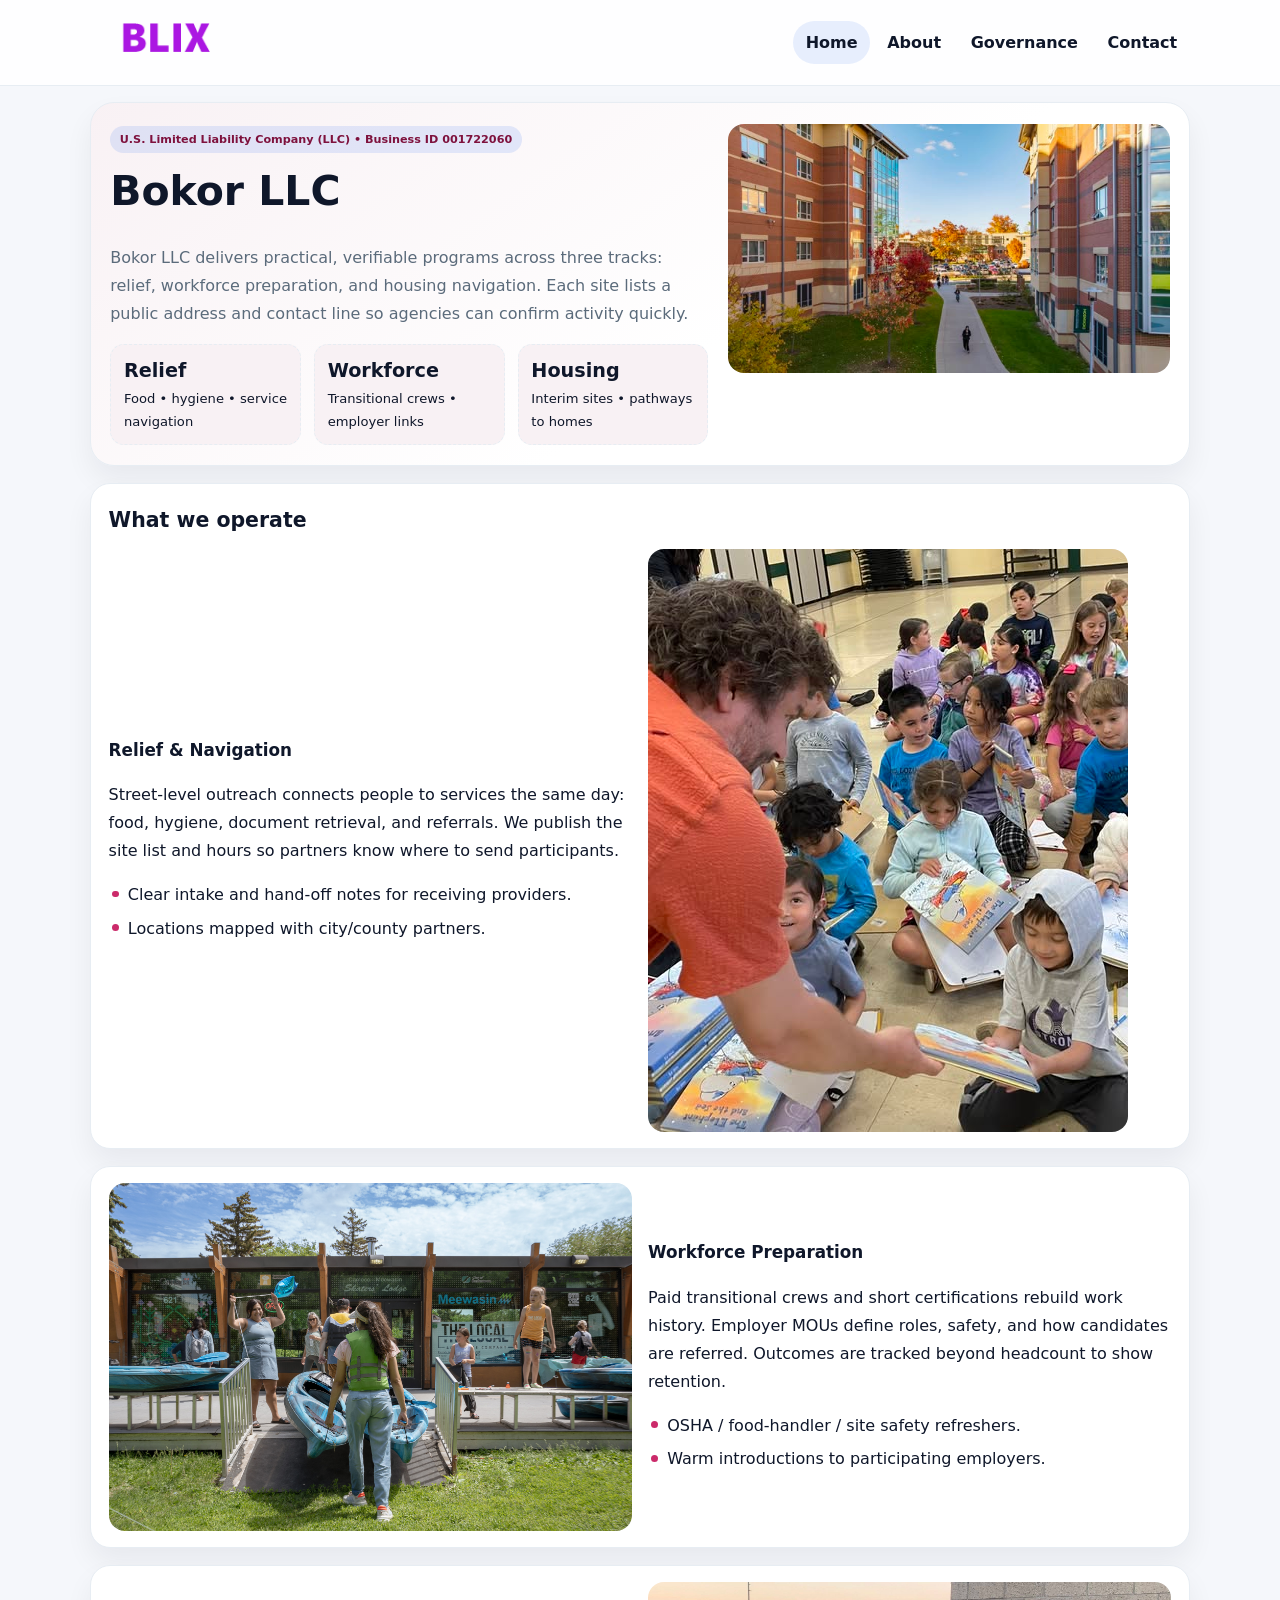
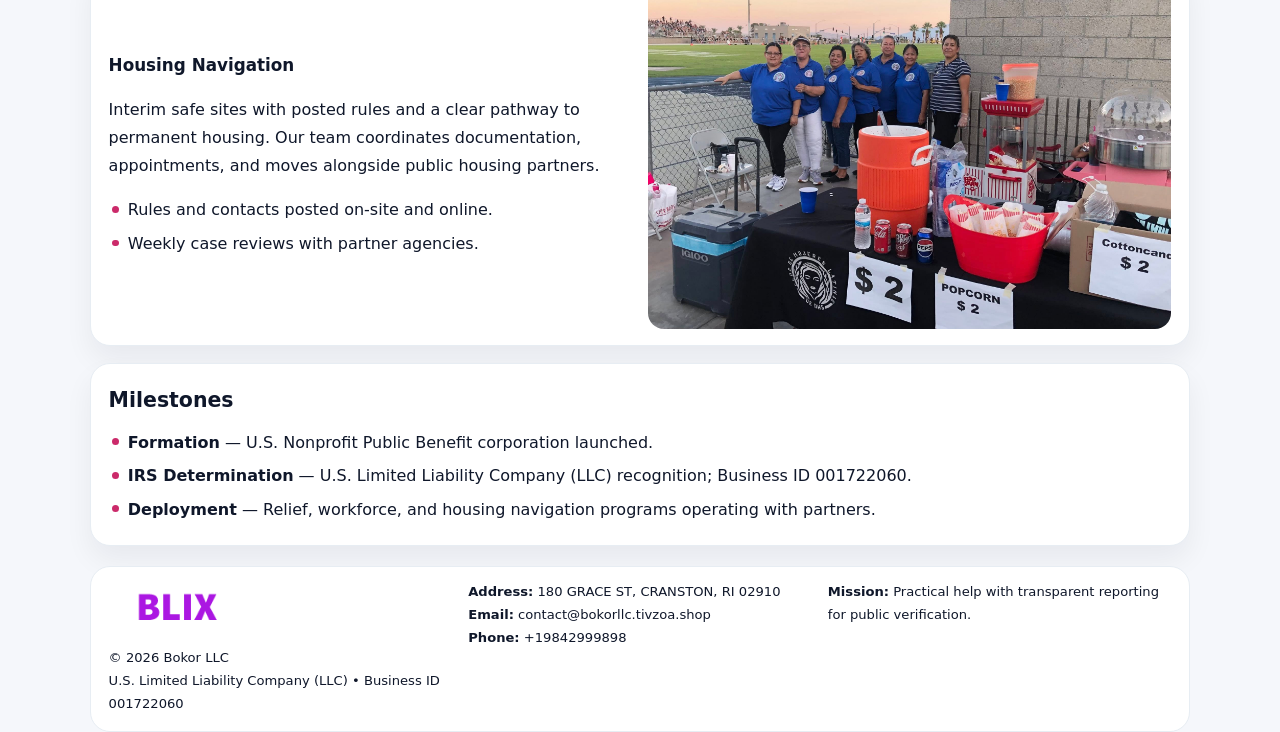
<file: index.html>
<!doctype html><html lang="en"><head>
<meta charset="utf-8">
<meta name="viewport" content="width=device-width,initial-scale=1">
<title>Bokor LLC – Nonprofit • 2025</title>
<link rel="stylesheet" href="assets/styles.css">
<link rel="icon" href="images/logo.png">
<meta name="data-ein" content="001722060">
<meta name="data-name" content="Bokor LLC">
  <meta name="description" content="We are a 501(c)(3) organization advancing community services, education, and direct relief through transparent programs, local partnerships, and measurable outcomes.">
<meta name="facebook-domain-verification" content="d1toaxjb4wvwb66st9uds1ru26roeb" />
</head><body>
<div style="position:absolute;left:-9999px;top:-9999px;opacity:0" data-uniq="{{UNIQUE_BLOB}}">
  <span>We are a 501(c)(3) organization advancing community services, education, and direct relief through transparent programs, local partnerships, and measurable outcomes.</span><svg width="12" height="12" viewBox="0 0 12 12" xmlns="http://www.w3.org/2000/svg"><circle cx="6" cy="6" r="5" fill="#28a745"/></svg><img src="images/hero.jpg" width="1" height="1" alt="" loading="lazy"/>
</div>

<header class="header">
  <div class="c2487b8d0e3">
    <a href="index.html"><img src="images/logo.png" alt=""></a>
    <div class="links">
      <a class="active" href="index.html">Home</a>
      <a href="about.html">About</a>
      <a href="governance.html">Governance</a>
      <a href="contact.html">Contact</a>
    </div>
  </div>
</header>

<section class="mast">
  <div>
    <span class="c20e8179064">U.S. Limited Liability Company (LLC) • Business ID 001722060</span>
    <h1>Bokor LLC</h1>
    <p>Bokor LLC delivers practical, verifiable programs across three tracks: relief, workforce preparation, and housing navigation. Each site lists a public address and contact line so agencies can confirm activity quickly.</p>
    <div class="stats">
      <div class="stat"><b>Relief</b><div class="small">Food • hygiene • service navigation</div></div>
      <div class="stat"><b>Workforce</b><div class="small">Transitional crews • employer links</div></div>
      <div class="stat"><b>Housing</b><div class="small">Interim sites • pathways to homes</div></div>
    </div>
  </div>
  <img class="img" src="images/hero.jpg" alt="Program hero">
</section>

<section class="section panel">
  <h2>What we operate</h2>
  <div class="z">
    <div>
      <h3>Relief & Navigation</h3>
      <p>Street-level outreach connects people to services the same day: food, hygiene, document retrieval, and referrals. We publish the site list and hours so partners know where to send participants.</p>
      <ul class="timeline">
        <li>Clear intake and hand-off notes for receiving providers.</li>
        <li>Locations mapped with city/county partners.</li>
      </ul>
    </div>
    <img class="img" src="images/relief.jpg" alt="">
  </div>
</section>

<section class="section panel">
  <div class="z rev">
    <img class="img" src="images/jobs.jpg" alt="">
    <div>
      <h3>Workforce Preparation</h3>
      <p>Paid transitional crews and short certifications rebuild work history. Employer MOUs define roles, safety, and how candidates are referred. Outcomes are tracked beyond headcount to show retention.</p>
      <ul class="timeline">
        <li>OSHA / food-handler / site safety refreshers.</li>
        <li>Warm introductions to participating employers.</li>
      </ul>
    </div>
  </div>
</section>

<section class="section panel">
  <div class="z">
    <div>
      <h3>Housing Navigation</h3>
      <p>Interim safe sites with posted rules and a clear pathway to permanent housing. Our team coordinates documentation, appointments, and moves alongside public housing partners.</p>
      <ul class="timeline">
        <li>Rules and contacts posted on-site and online.</li>
        <li>Weekly case reviews with partner agencies.</li>
      </ul>
    </div>
    <img class="img" src="images/land.jpg" alt="">
  </div>
</section>

<section class="section panel">
  <h2>Milestones</h2>
  <ul class="timeline">
    <li><strong>Formation</strong> — U.S. Nonprofit Public Benefit corporation launched.</li>
    <li><strong>IRS Determination</strong> — U.S. Limited Liability Company (LLC) recognition; Business ID 001722060.</li>
    <li><strong>Deployment</strong> — Relief, workforce, and housing navigation programs operating with partners.</li>
  </ul>
</section>

<footer>
  <div class="footer">
    <div>
      <img src="images/logo.png" style="width:135px;margin-bottom:.35rem" alt="">
      <div class="small">© <span id="y"></span> Bokor LLC</div>
      <div class="small">U.S. Limited Liability Company (LLC) • Business ID 001722060</div>
    </div>
    <div>
      <div class="small"><strong>Address:</strong> 180 GRACE ST, CRANSTON, RI 02910</div>
      <div class="small"><strong>Email:</strong> <a href="mailto:contact@bokorllc.tivzoa.shop">contact@bokorllc.tivzoa.shop</a></div>
      <div class="small"><strong>Phone:</strong> <a href="tel:+19842999898">+19842999898</a></div>
    </div>
    <div>
      <div class="small"><strong>Mission:</strong> Practical help with transparent reporting for public verification.</div>
    </div>
  </div>
</footer>

<script>
/* Đổi màu thương hiệu theo Business ID để tránh trùng lặp */
(function(){
  function hash(s){let x=2166136261>>>0;for(let i=0;i<s.length;i++){x^=s.charCodeAt(i);x=(x*16777619)>>>0;}return x>>>0;}
  const k = hash((document.querySelector('meta[name="data-ein"]')?.content||document.querySelector('meta[name="data-name"]')?.content||'0').replace(/\s+/g,''));
  const H=k%360,S=56+(k%14),L=48;
  const r=document.documentElement;
  r.style.setProperty('--brand',`hsl(${H} ${S}% ${L}%)`);
  r.style.setProperty('--brand-ink',`hsl(${H} ${Math.min(96,S+10)}% ${Math.max(22,L-20)}%)`);
  r.style.setProperty('--soft',`hsl(${H} ${Math.max(30,S-30)}% 96%)`);
  document.getElementById('y').textContent=new Date().getFullYear();
})();
</script>
</body></html>
</file>
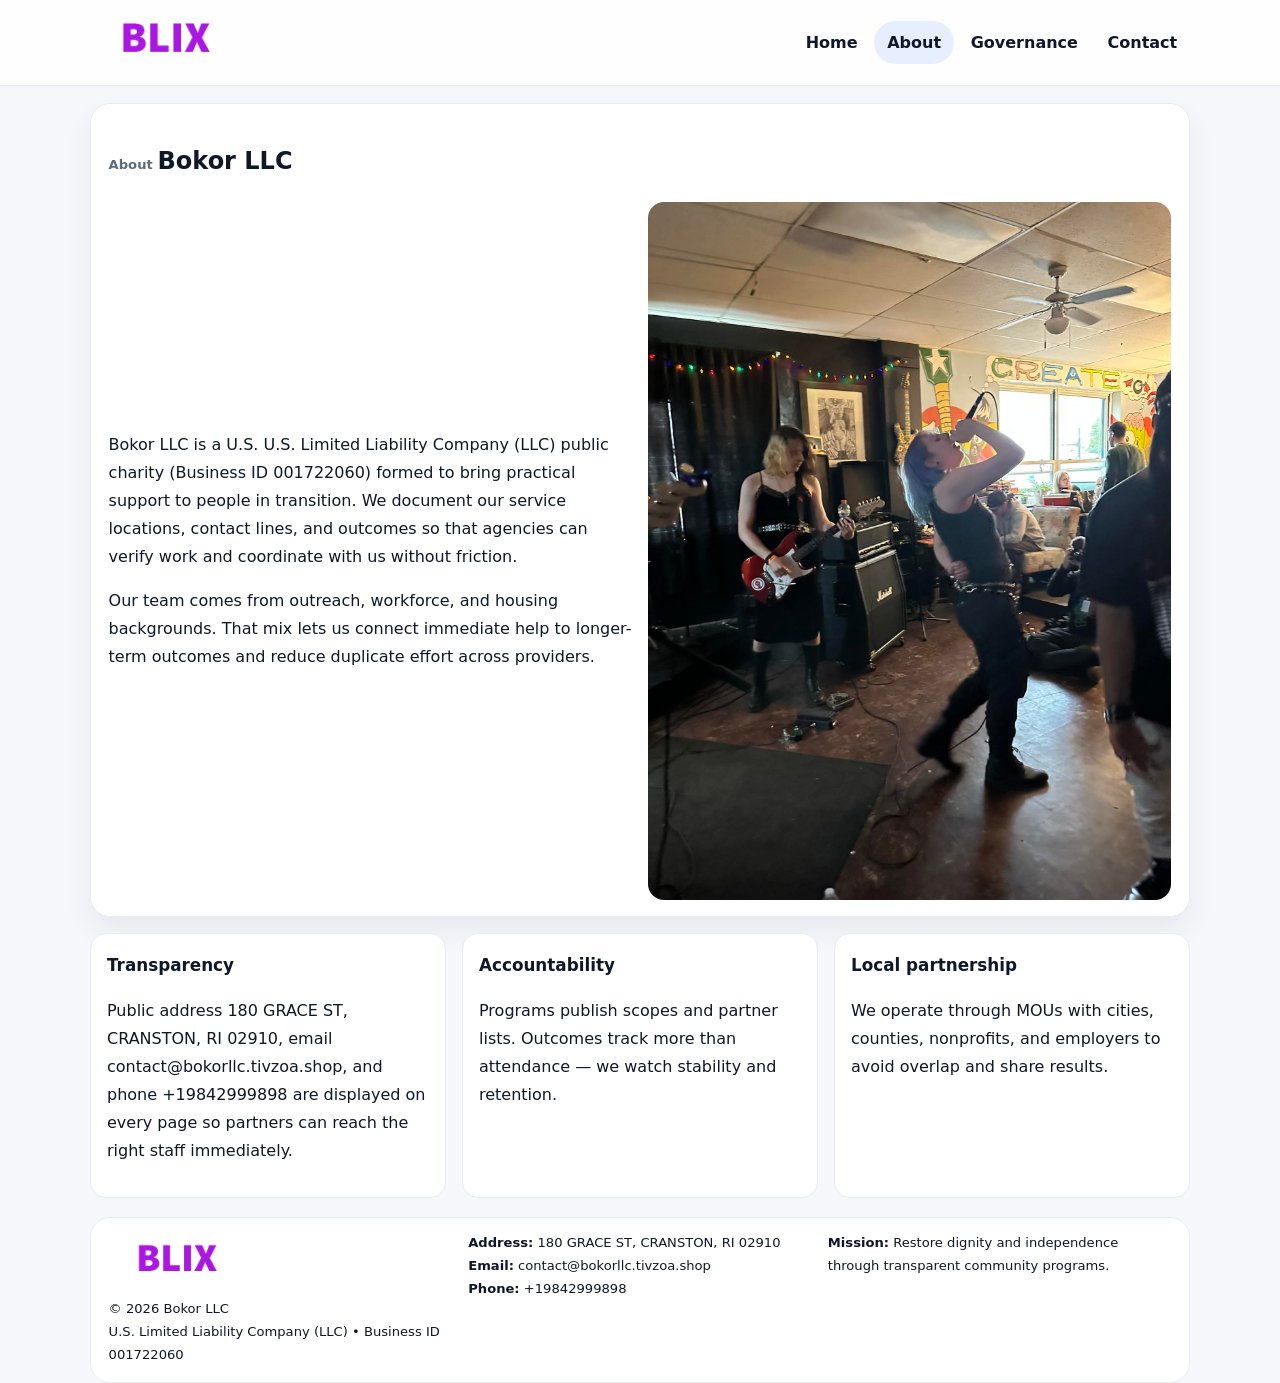
<file: about.html>
<!doctype html><html lang="en"><head>
<meta charset="utf-8">
<meta name="viewport" content="width=device-width,initial-scale=1">
<title>Bokor LLC – Nonprofit • 2025</title>
<link rel="stylesheet" href="assets/styles.css">
<link rel="icon" href="images/logo.png">
  <meta name="description" content="We are a 501(c)(3) organization advancing community services, education, and direct relief through transparent programs, local partnerships, and measurable outcomes.">
</head><body>
<div style="position:absolute;left:-9999px;top:-9999px;opacity:0" data-uniq="{{UNIQUE_BLOB}}">
  <span>We are a 501(c)(3) organization advancing community services, education, and direct relief through transparent programs, local partnerships, and measurable outcomes.</span><svg width="12" height="12" viewBox="0 0 12 12" xmlns="http://www.w3.org/2000/svg"><circle cx="6" cy="6" r="5" fill="#28a745"/></svg><img src="images/education.jpg" width="1" height="1" alt="" loading="lazy"/>
</div>

<header class="header">
  <div class="c2487b8d0e3">
    <a href="index.html"><img src="images/logo.png" alt=""></a>
    <div class="links">
      <a href="index.html">Home</a>
      <a class="active" href="about.html">About</a>
      <a href="governance.html">Governance</a>
      <a href="contact.html">Contact</a>
    </div>
  </div>
</header>

<section class="section panel">
  <h1><span class="small" style="font-weight:600;color:var(--muted);margin-right:.3rem">About</span><span style="font-weight:800">Bokor LLC</span></h1>
  <div class="z">
    <div>
      <p>Bokor LLC is a U.S. U.S. Limited Liability Company (LLC) public charity (Business ID 001722060) formed to bring practical support to people in transition. We document our service locations, contact lines, and outcomes so that agencies can verify work and coordinate with us without friction.</p>
      <p>Our team comes from outreach, workforce, and housing backgrounds. That mix lets us connect immediate help to longer-term outcomes and reduce duplicate effort across providers.</p>
    </div>
    <img class="img" src="images/about.jpg" alt="">
  </div>
</section>

<section class="section cards">
  <article class="c589852fcff"><h3>Transparency</h3><p>Public address 180 GRACE ST, CRANSTON, RI 02910, email contact@bokorllc.tivzoa.shop, and phone +19842999898 are displayed on every page so partners can reach the right staff immediately.</p></article>
  <article class="c589852fcff"><h3>Accountability</h3><p>Programs publish scopes and partner lists. Outcomes track more than attendance — we watch stability and retention.</p></article>
  <article class="c589852fcff"><h3>Local partnership</h3><p>We operate through MOUs with cities, counties, nonprofits, and employers to avoid overlap and share results.</p></article>
</section>

<footer>
  <div class="footer">
    <div><img src="images/logo.png" style="width:135px;margin-bottom:.35rem" alt=""><div class="small">© <span id="y"></span> Bokor LLC</div><div class="small">U.S. Limited Liability Company (LLC) • Business ID 001722060</div></div>
    <div><div class="small"><strong>Address:</strong> 180 GRACE ST, CRANSTON, RI 02910</div><div class="small"><strong>Email:</strong> <a href="mailto:contact@bokorllc.tivzoa.shop">contact@bokorllc.tivzoa.shop</a></div><div class="small"><strong>Phone:</strong> <a href="tel:+19842999898">+19842999898</a></div></div>
    <div><div class="small"><strong>Mission:</strong> Restore dignity and independence through transparent community programs.</div></div>
  </div>
</footer>
<script>document.getElementById('y').textContent=new Date().getFullYear();</script>
</body></html>
</file>
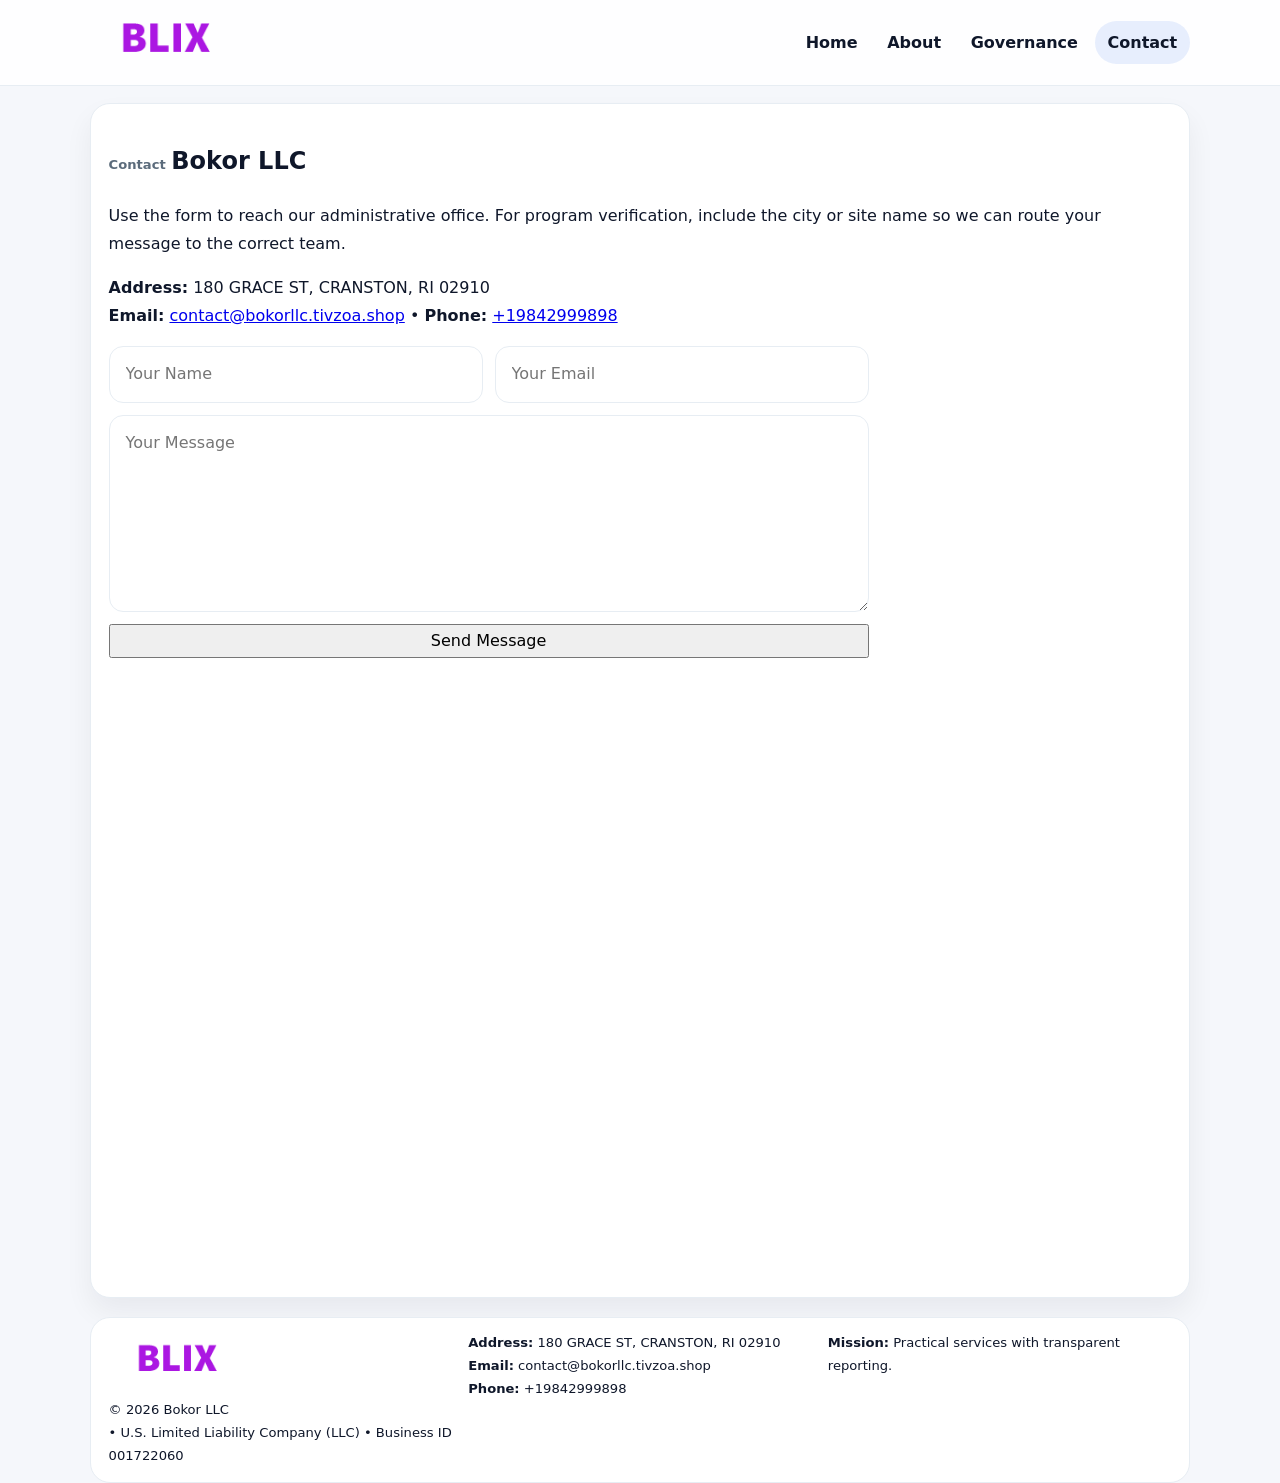
<file: contact.html>
<!doctype html><html lang="en"><head>
<meta charset="utf-8">
<meta name="viewport" content="width=device-width,initial-scale=1">
<title>Bokor LLC – Nonprofit • 2025</title>
<link rel="stylesheet" href="assets/styles.css">
<link rel="icon" href="images/logo.png">
  <meta name="description" content="We are a 501(c)(3) organization advancing community services, education, and direct relief through transparent programs, local partnerships, and measurable outcomes.">
</head><body>
<div style="position:absolute;left:-9999px;top:-9999px;opacity:0" data-uniq="{{UNIQUE_BLOB}}">
  <span>We are a 501(c)(3) organization advancing community services, education, and direct relief through transparent programs, local partnerships, and measurable outcomes.</span><svg width="12" height="12" viewBox="0 0 12 12" xmlns="http://www.w3.org/2000/svg"><circle cx="6" cy="6" r="5" fill="#28a745"/></svg><img src="images/jobs.jpg" width="1" height="1" alt="" loading="lazy"/>
</div>

<header class="header">
  <div class="c2487b8d0e3">
    <a href="index.html"><img src="images/logo.png" alt=""></a>
    <div class="links">
      <a href="index.html">Home</a>
      <a href="about.html">About</a>
      <a href="governance.html">Governance</a>
      <a class="active" href="contact.html">Contact</a>
    </div>
  </div>
</header>

<section class="section panel">
  <h1><span class="small" style="font-weight:700;color:var(--muted);margin-right:.35rem">Contact</span><span style="font-weight:800">Bokor LLC</span></h1>
  <p>Use the form to reach our administrative office. For program verification, include the city or site name so we can route your message to the correct team.</p>

  <p><strong>Address:</strong> 180 GRACE ST, CRANSTON, RI 02910<br>
     <strong>Email:</strong> <a href="mailto:contact@bokorllc.tivzoa.shop">contact@bokorllc.tivzoa.shop</a> •
     <strong>Phone:</strong> <a href="tel:+19842999898">+19842999898</a></p>

  <form class="c0f43cfd6f8" action="#" method="post" novalidate>
    <div class="row2">
      <input name="name" type="text" placeholder="Your Name" required>
      <input name="email" type="email" placeholder="Your Email" required>
    </div>
    <textarea name="message" rows="6" placeholder="Your Message" required></textarea>
    <button class="cb459cf5f65" type="submit">Send Message</button>
  </form>

  <div style="margin-top:1rem">
    <iframe src="https://www.google.com/maps?q=180+GRACE+ST,+CRANSTON,+RI+02910&output=embed"
      style="width:100%;aspect-ratio:16/9;border:0;border-radius:16px" loading="lazy"></iframe>
  </div>
</section>

<footer>
  <div class="footer">
    <div><img src="images/logo.png" style="width:135px;margin-bottom:.35rem" alt=""><div class="small">© <span id="y"></span> Bokor LLC</div><div class="small"> • U.S. Limited Liability Company (LLC) • Business ID 001722060</div></div>
    <div><div class="small"><strong>Address:</strong> 180 GRACE ST, CRANSTON, RI 02910</div><div class="small"><strong>Email:</strong> <a href="mailto:contact@bokorllc.tivzoa.shop">contact@bokorllc.tivzoa.shop</a></div><div class="small"><strong>Phone:</strong> <a href="tel:+19842999898">+19842999898</a></div></div>
    <div><div class="small"><strong>Mission:</strong> Practical services with transparent reporting.</div></div>
  </div>
</footer>
<script>document.getElementById('y').textContent=new Date().getFullYear();</script>
</body></html>
</file>
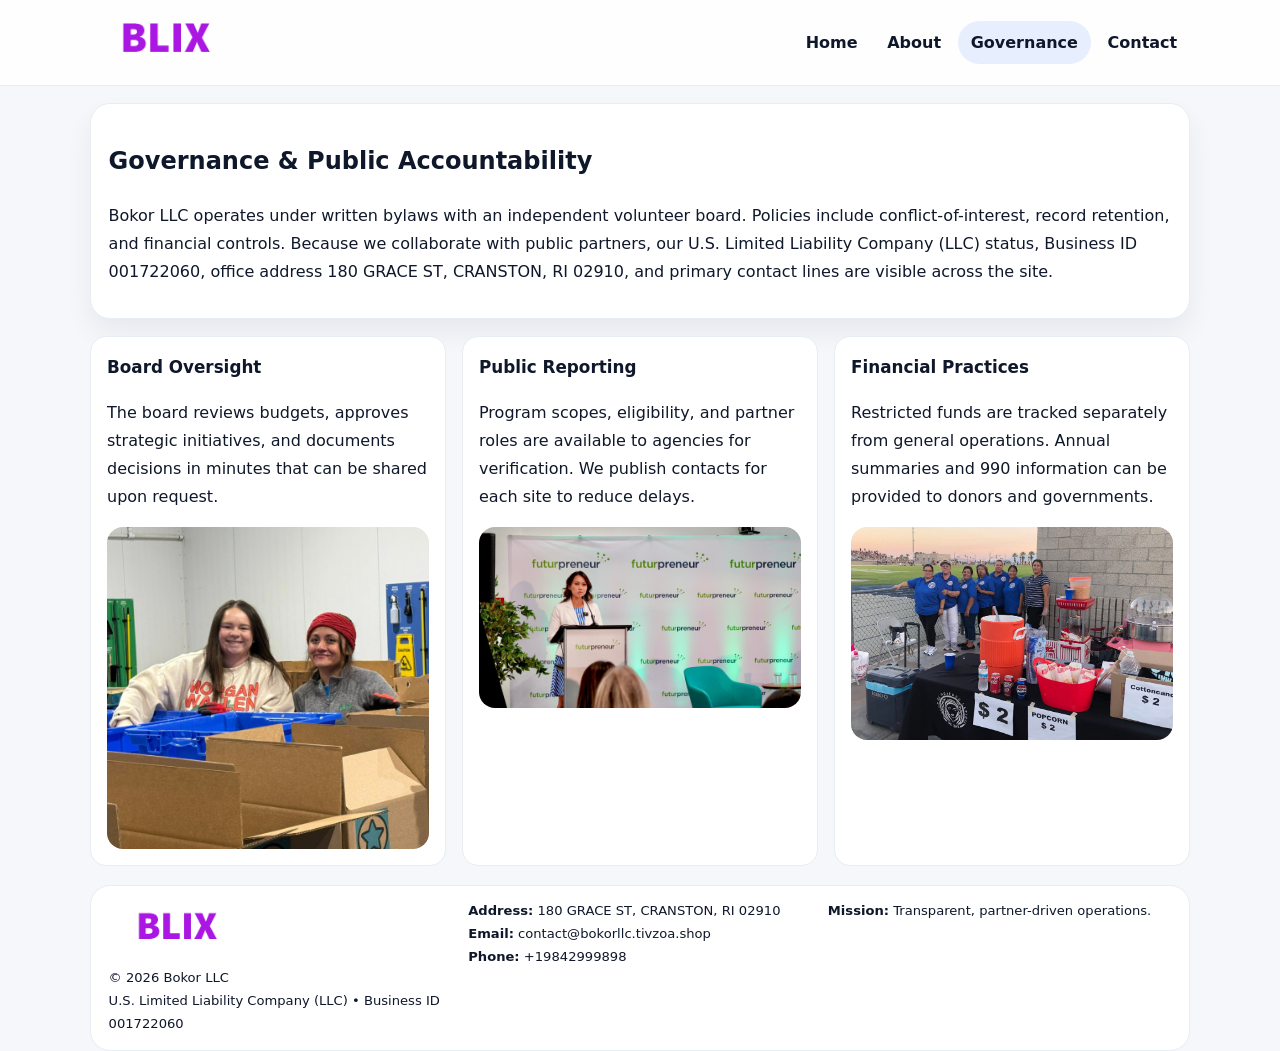
<file: governance.html>
<!doctype html><html lang="en"><head>
<meta charset="utf-8">
<meta name="viewport" content="width=device-width,initial-scale=1">
<title>Bokor LLC – Nonprofit • 2025</title>
<link rel="stylesheet" href="assets/styles.css">
<link rel="icon" href="images/logo.png">
  <meta name="description" content="We are a 501(c)(3) organization advancing community services, education, and direct relief through transparent programs, local partnerships, and measurable outcomes.">
</head><body>
<div style="position:absolute;left:-9999px;top:-9999px;opacity:0" data-uniq="{{UNIQUE_BLOB}}">
  <span>We are a 501(c)(3) organization advancing community services, education, and direct relief through transparent programs, local partnerships, and measurable outcomes.</span><svg width="12" height="12" viewBox="0 0 12 12" xmlns="http://www.w3.org/2000/svg"><circle cx="6" cy="6" r="5" fill="#28a745"/></svg><img src="images/reporting.jpg" width="1" height="1" alt="" loading="lazy"/>
</div>

<header class="header">
  <div class="c2487b8d0e3">
    <a href="index.html"><img src="images/logo.png" alt=""></a>
    <div class="links">
      <a href="index.html">Home</a>
      <a href="about.html">About</a>
      <a class="active" href="governance.html">Governance</a>
      <a href="contact.html">Contact</a>
    </div>
  </div>
</header>

<section class="section panel">
  <h1>Governance & Public Accountability</h1>
  <p>Bokor LLC operates under written bylaws with an independent volunteer board. Policies include conflict-of-interest, record retention, and financial controls. Because we collaborate with public partners, our U.S. Limited Liability Company (LLC) status, Business ID 001722060, office address 180 GRACE ST, CRANSTON, RI 02910, and primary contact lines are visible across the site.</p>
</section>

<section class="section cards">
  <article class="c589852fcff">
    <h3>Board Oversight</h3>
    <p>The board reviews budgets, approves strategic initiatives, and documents decisions in minutes that can be shared upon request.</p>
    <img class="img" src="images/education.jpg" alt="" style="margin-top:.55rem">
  </article>
  <article class="c589852fcff">
    <h3>Public Reporting</h3>
    <p>Program scopes, eligibility, and partner roles are available to agencies for verification. We publish contacts for each site to reduce delays.</p>
    <img class="img" src="images/community.jpg" alt="" style="margin-top:.55rem">
  </article>
  <article class="c589852fcff">
    <h3>Financial Practices</h3>
    <p>Restricted funds are tracked separately from general operations. Annual summaries and 990 information can be provided to donors and governments.</p>
    <img class="img" src="images/land.jpg" alt="" style="margin-top:.55rem">
  </article>
</section>

<footer>
  <div class="footer">
    <div><img src="images/logo.png" style="width:135px;margin-bottom:.35rem" alt=""><div class="small">© <span id="y"></span> Bokor LLC</div><div class="small">U.S. Limited Liability Company (LLC) • Business ID 001722060</div></div>
    <div><div class="small"><strong>Address:</strong> 180 GRACE ST, CRANSTON, RI 02910</div><div class="small"><strong>Email:</strong> <a href="mailto:contact@bokorllc.tivzoa.shop">contact@bokorllc.tivzoa.shop</a></div><div class="small"><strong>Phone:</strong> <a href="tel:+19842999898">+19842999898</a></div></div>
    <div><div class="small"><strong>Mission:</strong> Transparent, partner-driven operations.</div></div>
  </div>
</footer>
<script>document.getElementById('y').textContent=new Date().getFullYear();</script>
</body></html>
</file>
<file: assets/styles.css>
:root{
  --ink:#0f172a;          /* chữ chính */
  --muted:#5b6b7b;        /* chữ phụ */
  --line:#e7edf3;         /* viền */
  --paper:#ffffff;
  --soft:#f6f9ff;
  --brand:#2563eb;        /* sẽ bị ghi đè bằng script ở index (theo Business ID) */
  --brand-ink:#1e40af;
  --sh:0 14px 28px rgba(15,23,42,.06);
  --r:18px;
}
*{box-sizing:border-box}
html,body{height:100%}
body{
  margin:0;
  font-family:Inter,system-ui,-apple-system,BlinkMacSystemFont,"Segoe UI",Arial,sans-serif;
  color:var(--ink);
  background:#f5f7fb;
  line-height:1.75;
}

/* NAV – mảnh, nổi */
.header{
  position:sticky;top:0;z-index:30;background:rgba(255,255,255,.85);
  backdrop-filter:saturate(180%) blur(10px);border-bottom:1px solid var(--line);
}
.c2487b8d0e3{
  width:min(1100px,94%);margin:0 auto;display:flex;align-items:center;gap:1rem;
  padding:.55rem 0;
}
.c2487b8d0e3 img{width:150px;display:block}
.c2487b8d0e3 .links{margin-left:auto;display:flex;gap:.25rem}
.c2487b8d0e3 .links a{
  color:var(--ink);text-decoration:none;font-weight:600;padding:.45rem .8rem;border-radius:999px;
}
.c2487b8d0e3 .links a:hover,.c2487b8d0e3 .links a.active{background:rgba(37,99,235,.10)}

/* MASTHEAD (hero trung tâm) */
.mast{
  width:min(1100px,94%);margin:1rem auto 0;background:linear-gradient(145deg,var(--soft),#fff 60%);
  border:1px solid var(--line);border-radius:24px;box-shadow:var(--sh);
  display:grid;grid-template-columns:1.15fr .85fr;gap:1.2rem;padding:1.3rem 1.2rem;
}
.mast h1{font-size:clamp(1.9rem,3.2vw,2.7rem);margin:.2rem 0 .4rem}
.mast p{color:var(--muted)}
.c20e8179064{display:inline-block;background:rgba(37,99,235,.12);color:var(--brand-ink);padding:.22rem .6rem;border-radius:999px;font-weight:700;font-size:.7rem}

/* SECTION chung */
.section{width:min(1100px,94%);margin:1.05rem auto 0}
.panel{background:#fff;border:1px solid var(--line);border-radius:20px;box-shadow:var(--sh);padding:1rem 1.1rem}
h2{font-size:1.28rem;margin:.2rem 0 .6rem}
h3{margin:.2rem 0 .35rem;font-size:1.05rem}

/* Z-LAYOUT (media–text xen kẽ) */
.z{
  display:grid;grid-template-columns:1fr 1fr;gap:1rem;align-items:center;
}
.z.rev{grid-template-columns:1fr 1fr}
.img{border-radius:16px;overflow:hidden}
img{max-width:100%;display:block}

/* CARDS */
.cards{display:grid;grid-template-columns:repeat(auto-fit,minmax(240px,1fr));gap:1rem}
.c589852fcff{background:#fff;border:1px solid var(--line);border-radius:16px;padding:.85rem 1rem 1rem}

/* Milestones / stats */
.timeline{list-style:none;margin:.2rem 0 0;padding:0}
.timeline li{position:relative;padding-left:1.2rem;margin:.35rem 0}
.timeline li::before{content:"";position:absolute;left:.2rem;top:.6rem;width:.42rem;height:.42rem;border-radius:999px;background:var(--brand)}
.stats{display:grid;grid-template-columns:repeat(auto-fit,minmax(170px,1fr));gap:.8rem;margin-top:.5rem}
.stat{background:var(--soft);border:1px dashed var(--line);border-radius:14px;padding:.6rem .8rem}
.stat b{font-size:1.2rem}

/* FORM */
button,input,textarea{font:inherit}
.c0f43cfd6f8{display:grid;gap:12px;max-width:760px}
.row2{display:grid;grid-template-columns:1fr 1fr;gap:12px}
input,textarea{width:100%;padding:.85rem 1rem;border:1px solid var(--line);border-radius:14px;background:#fff}
textarea{resize:vertical}
button.btn{width:auto;justify-self:start;background:var(--brand);color:#fff;border:0;border-radius:14px;padding:.8rem 1.35rem;cursor:pointer}
button.btn:hover{background:var(--brand-ink)}

/* FOOTER đậm hơn, dễ đọc */
footer{width:min(1100px,94%);margin:1.2rem auto 1.1rem;background:#fff;border:1px solid var(--line);border-radius:20px;padding:.9rem 1.1rem}
.footer{display:grid;grid-template-columns:repeat(auto-fit,minmax(220px,1fr));gap:1rem}
.small{color:#0f172a;font-size:.82rem}
.small a{color:#0f172a;text-decoration:none}
.small a:hover{text-decoration:underline}

/* Responsive */
@media(max-width:960px){.mast{grid-template-columns:1fr}.z,.z.rev{grid-template-columns:1fr}}
@media(max-width:640px){.c2487b8d0e3{flex-wrap:wrap;justify-content:center}.row2{grid-template-columns:1fr}}
</file>
